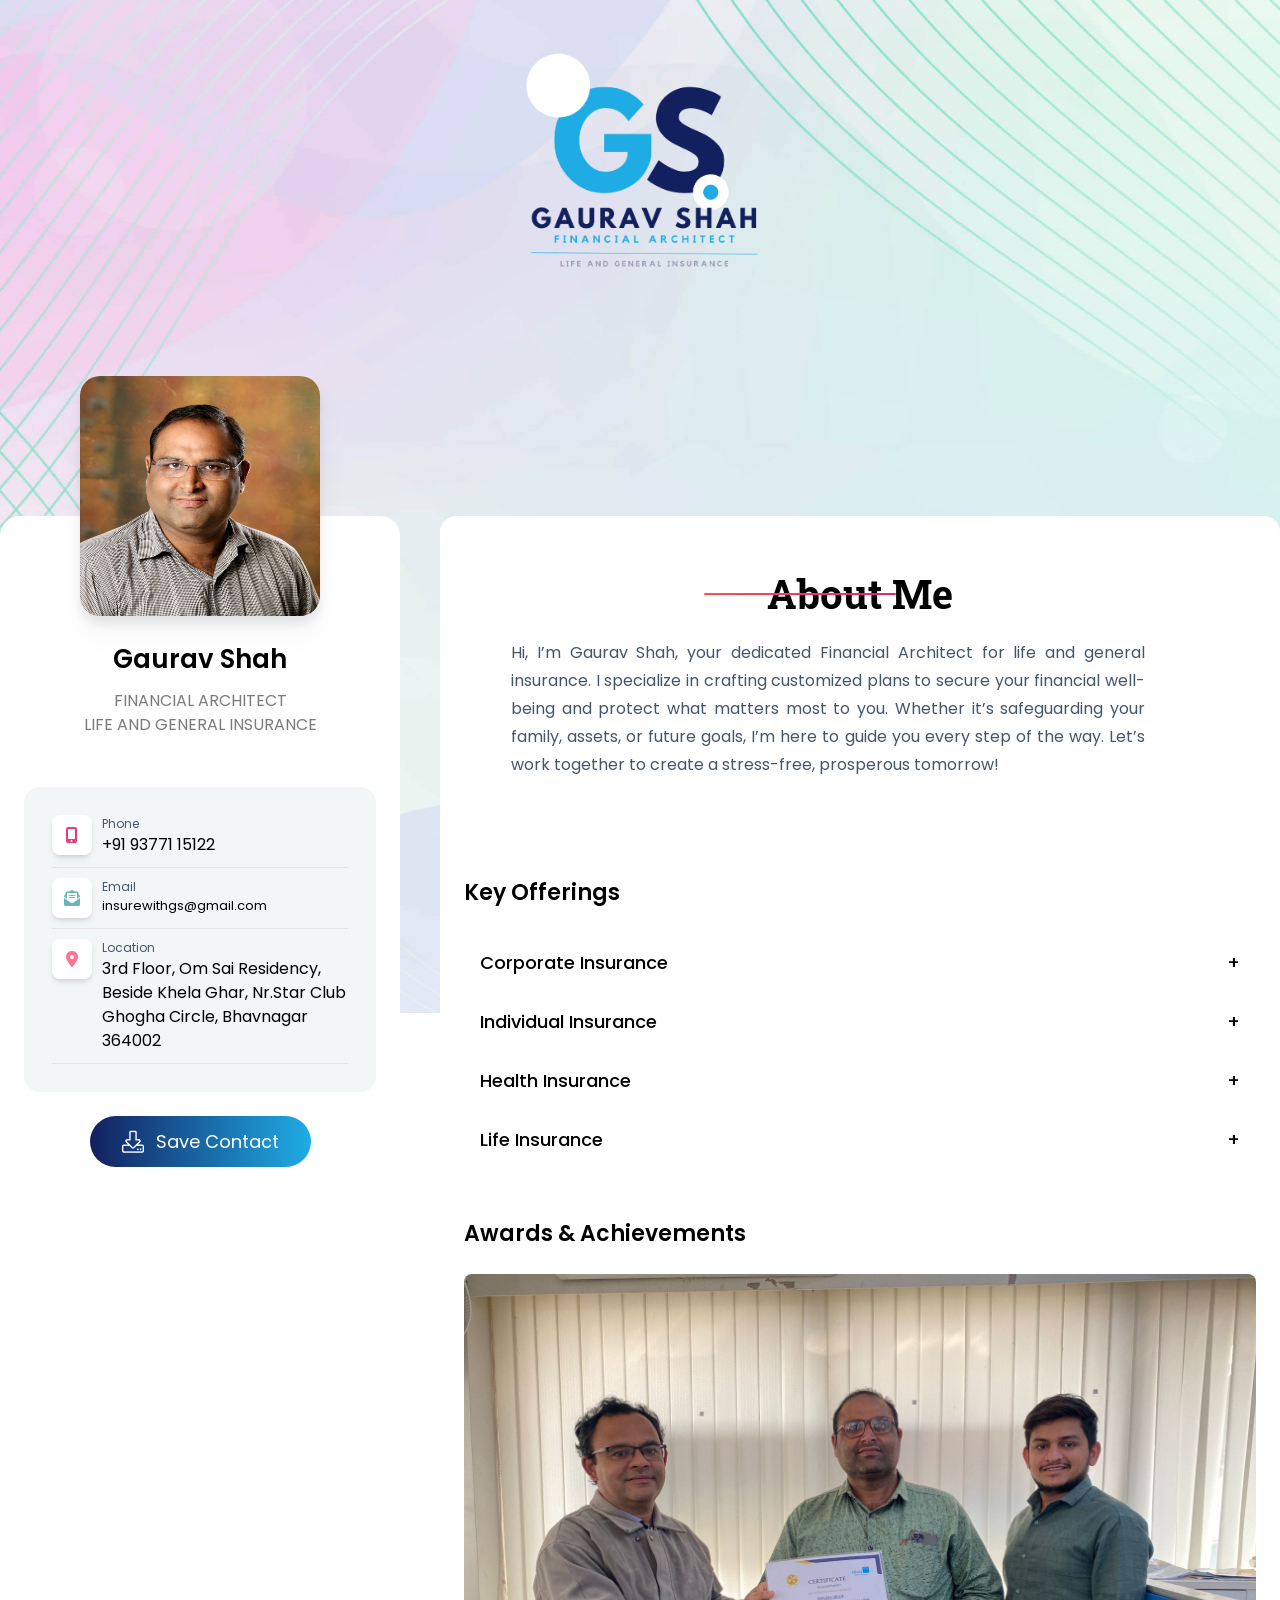
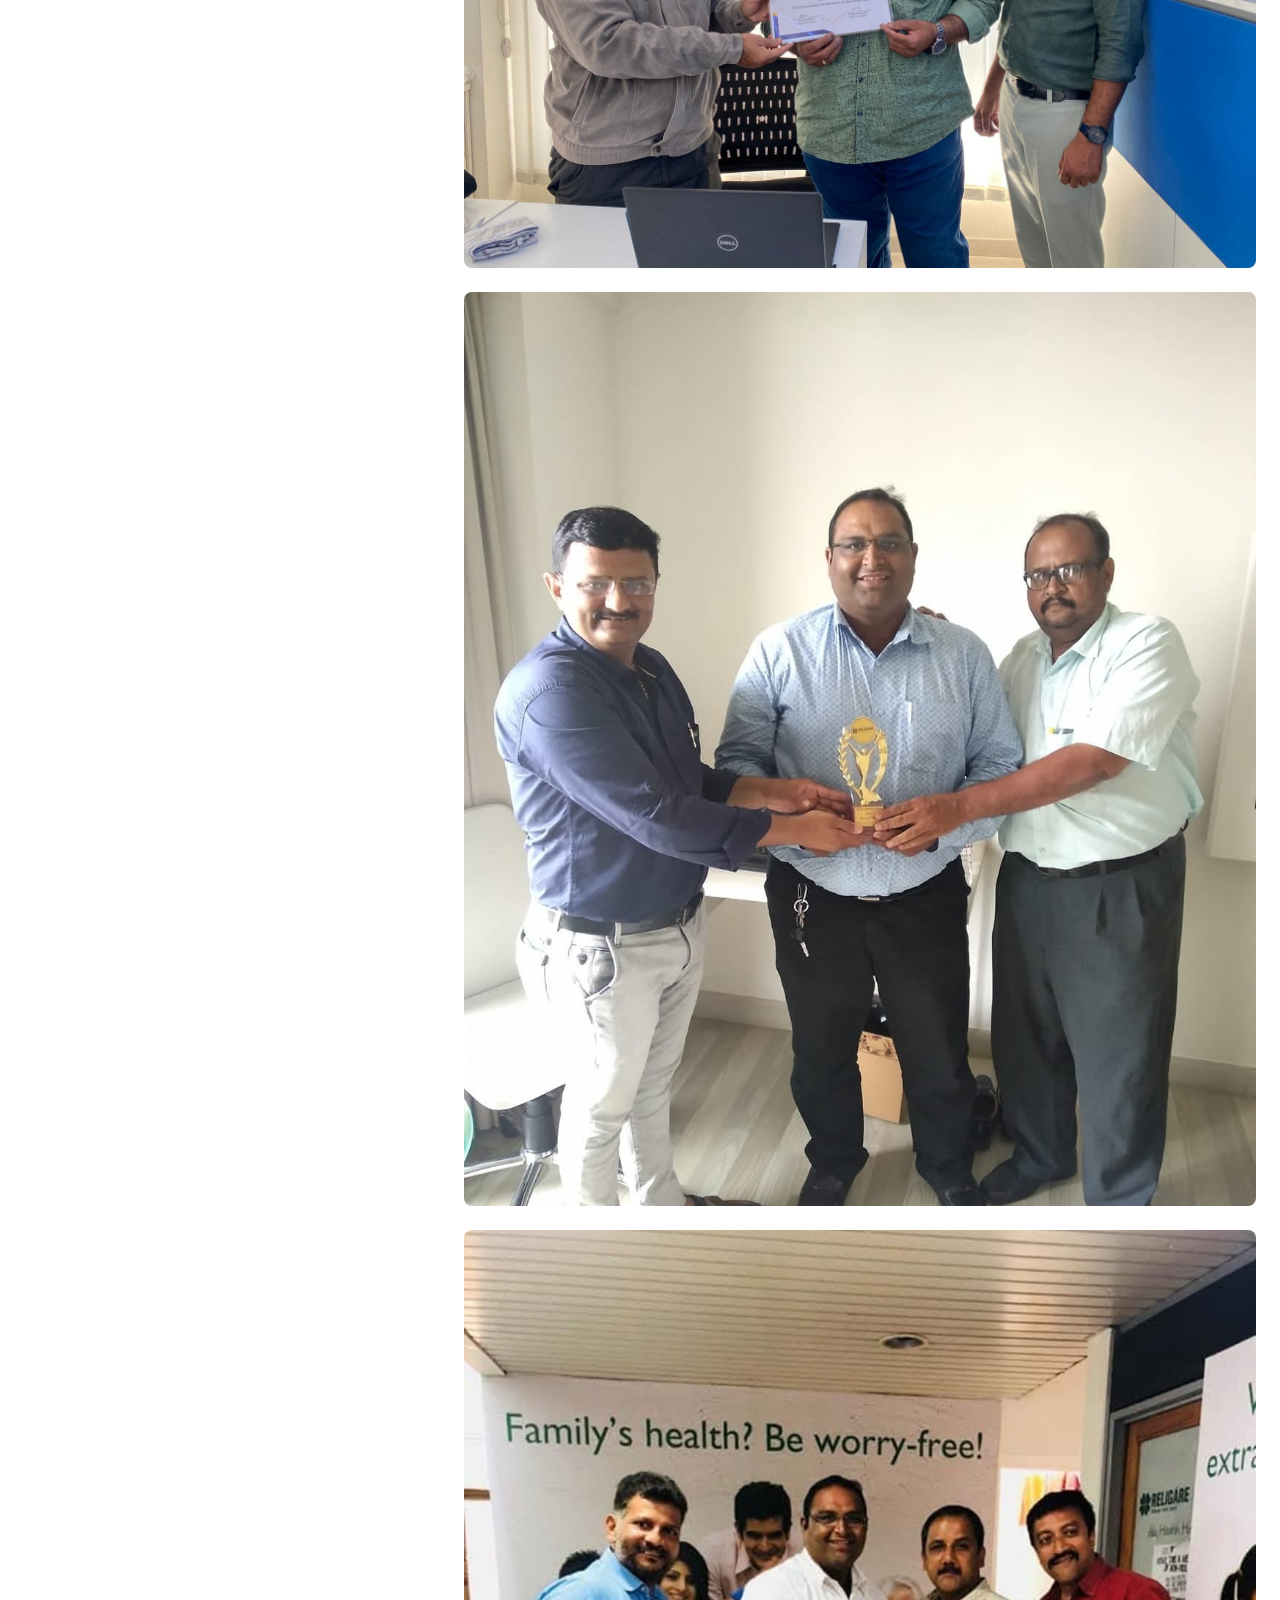
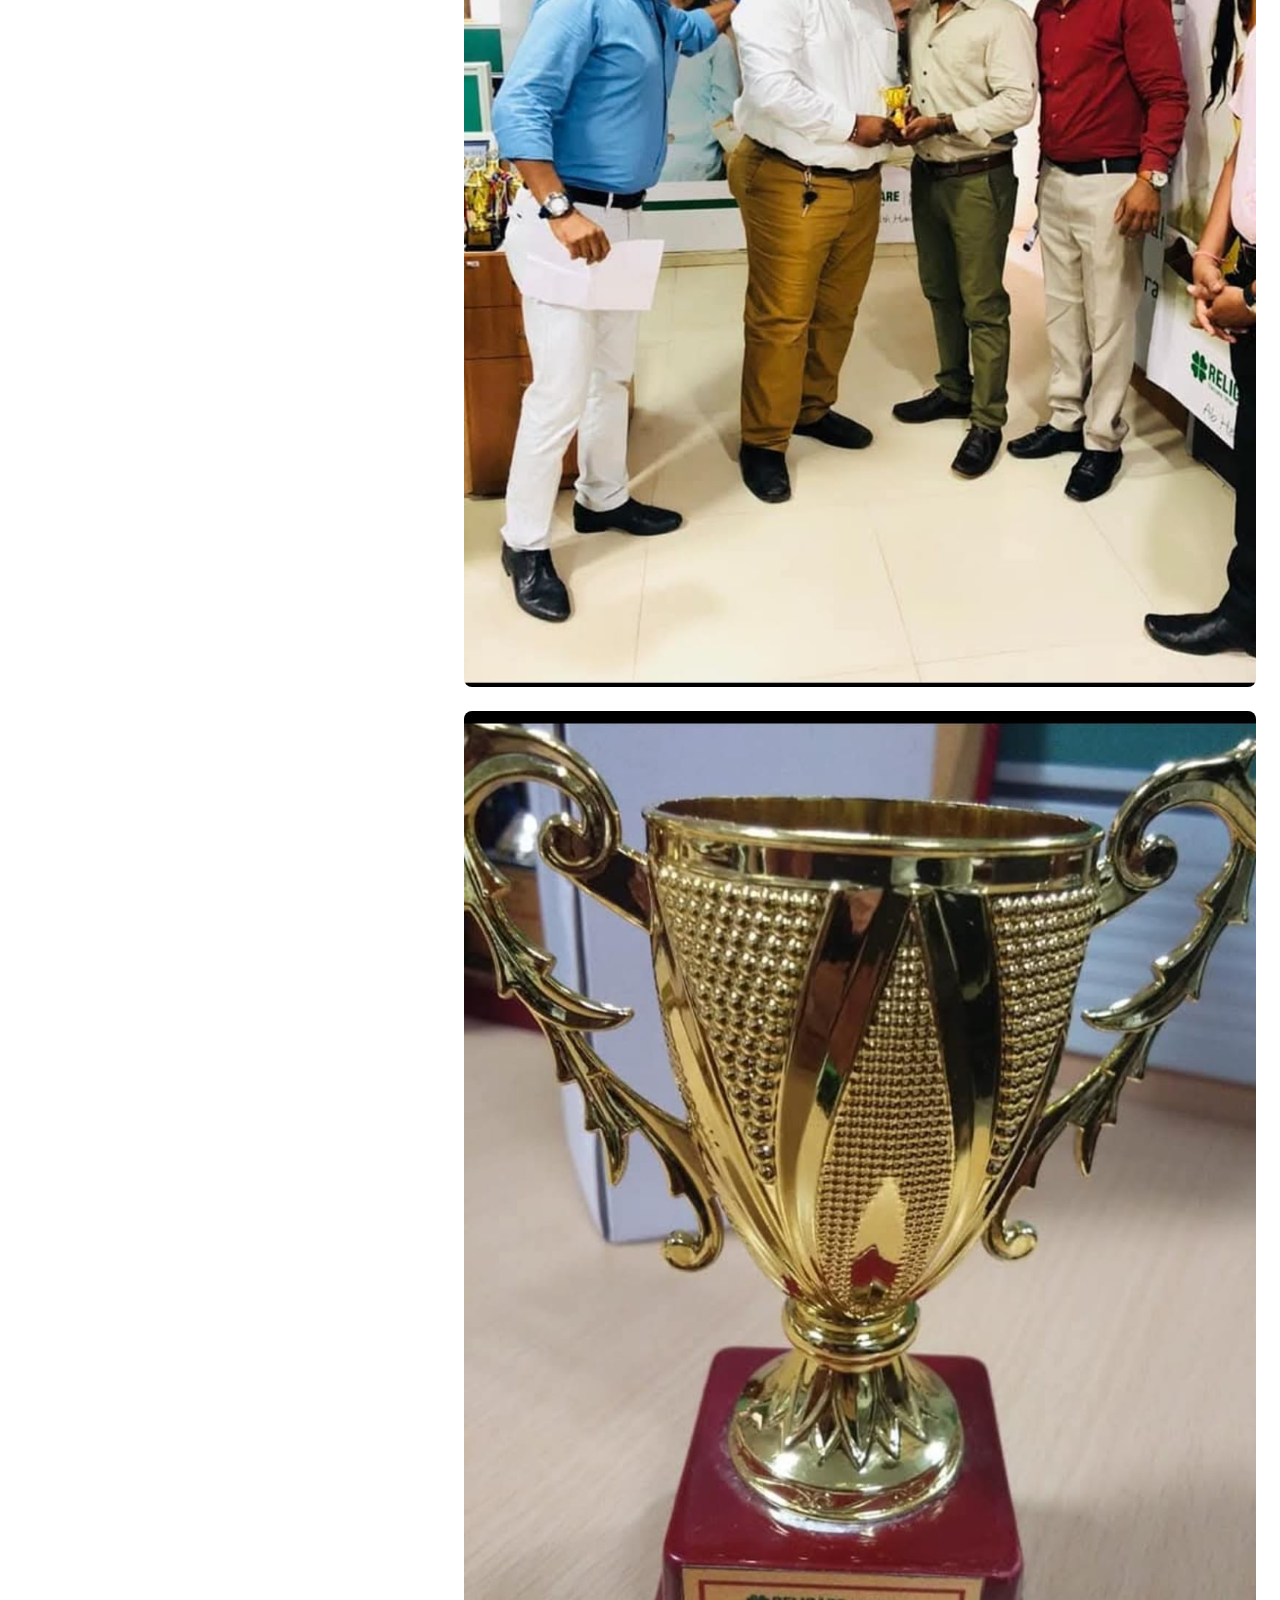
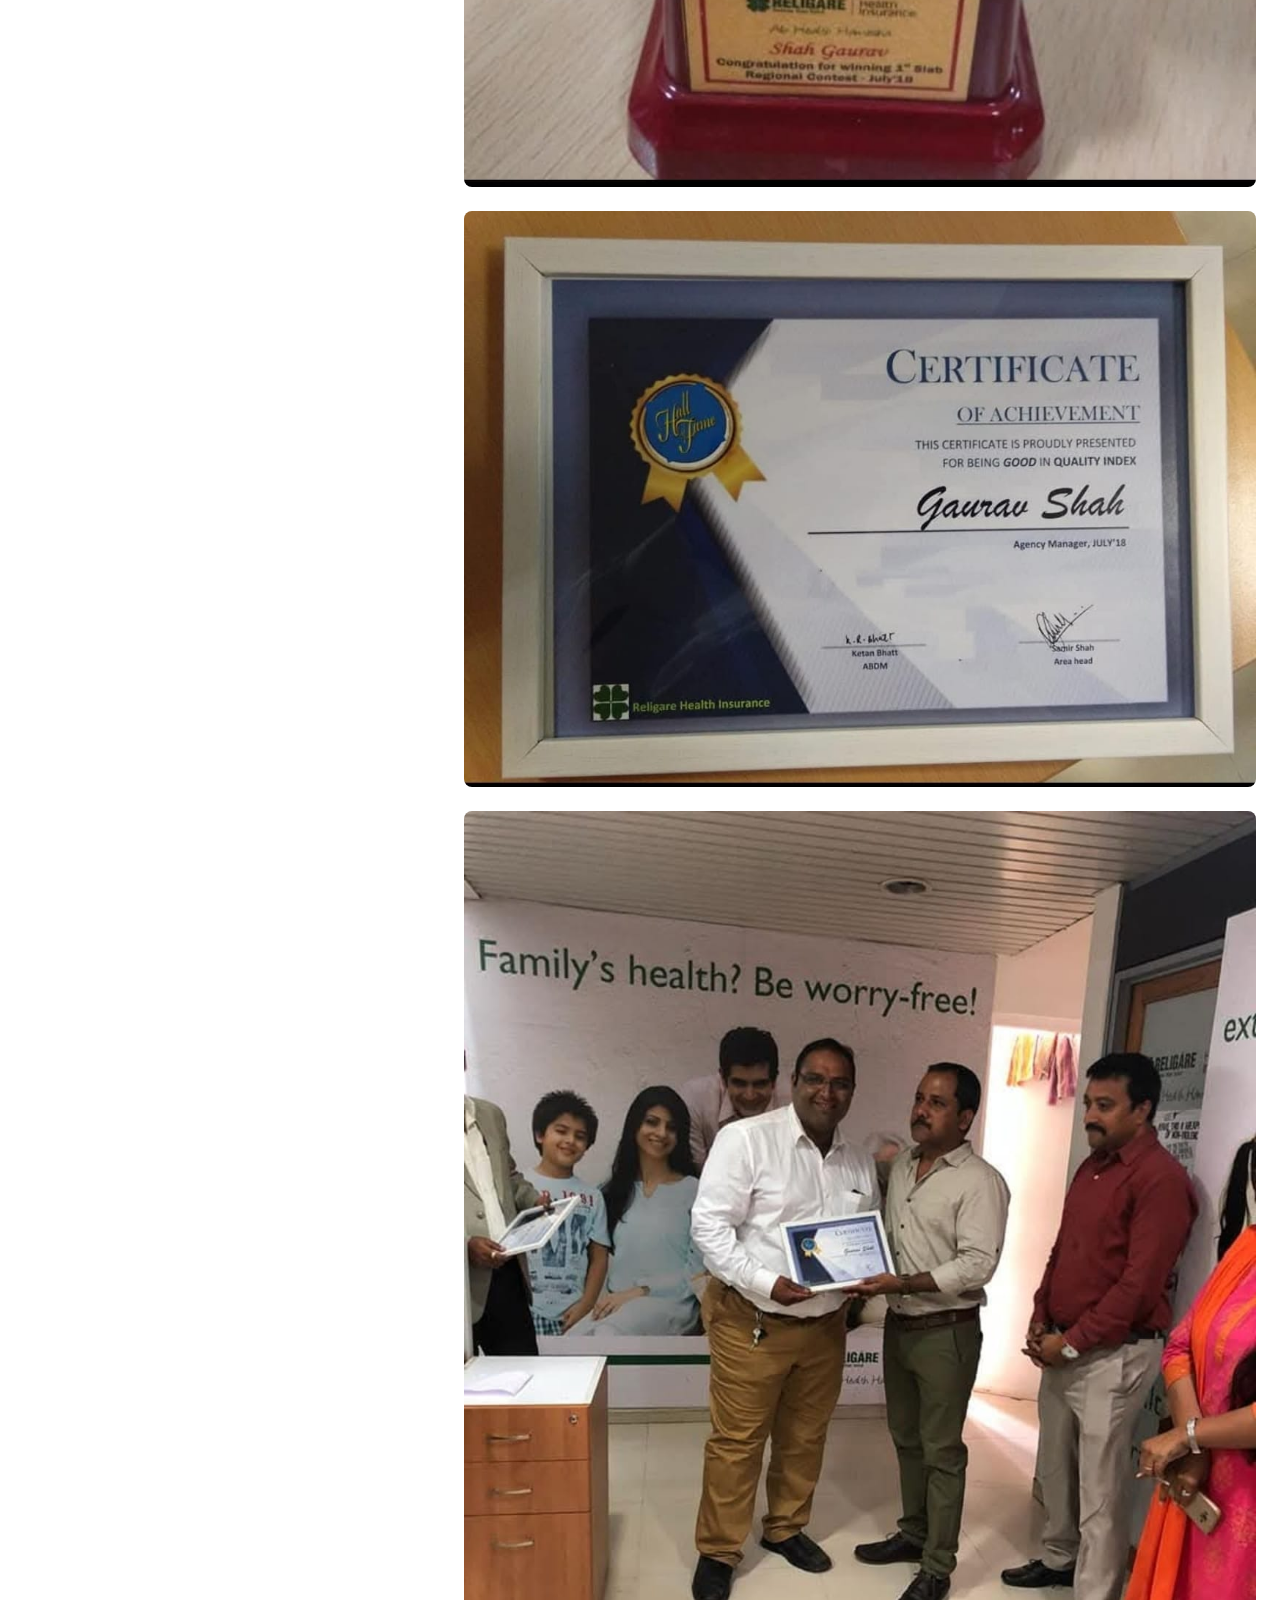
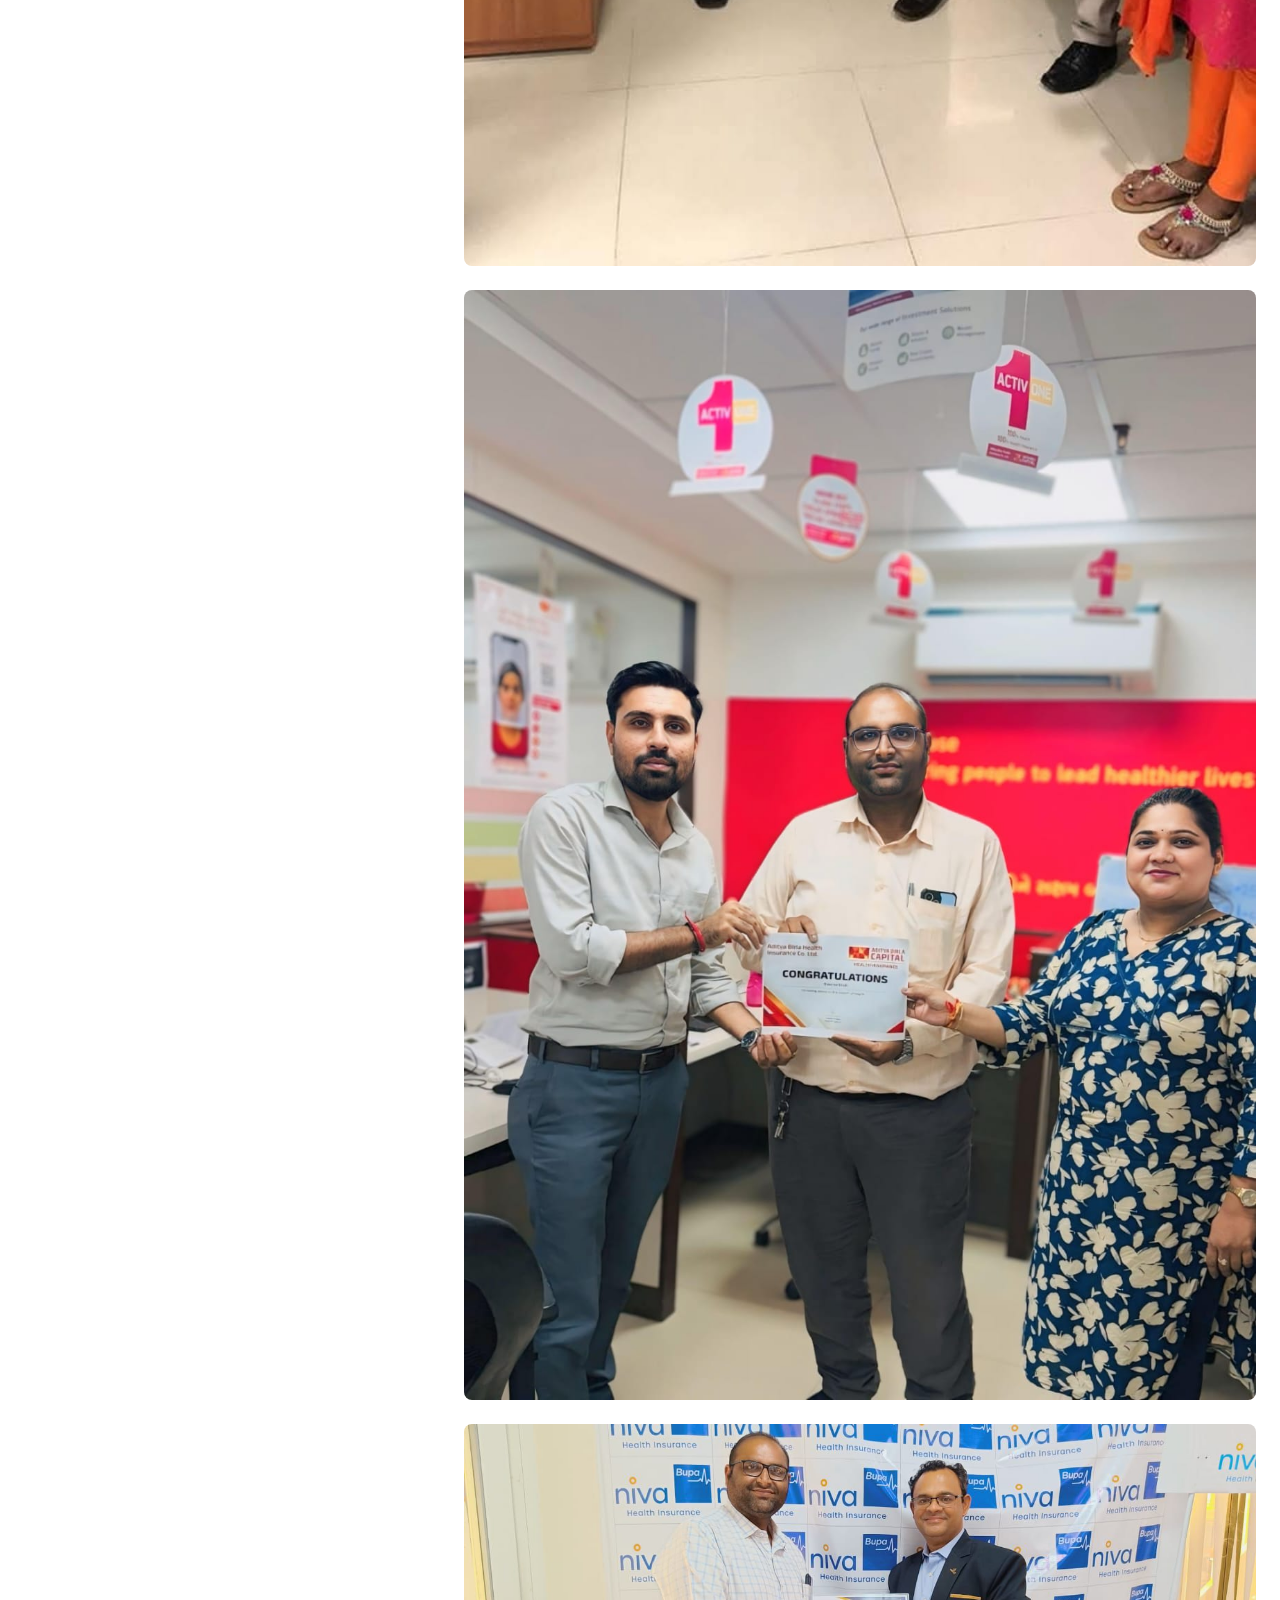
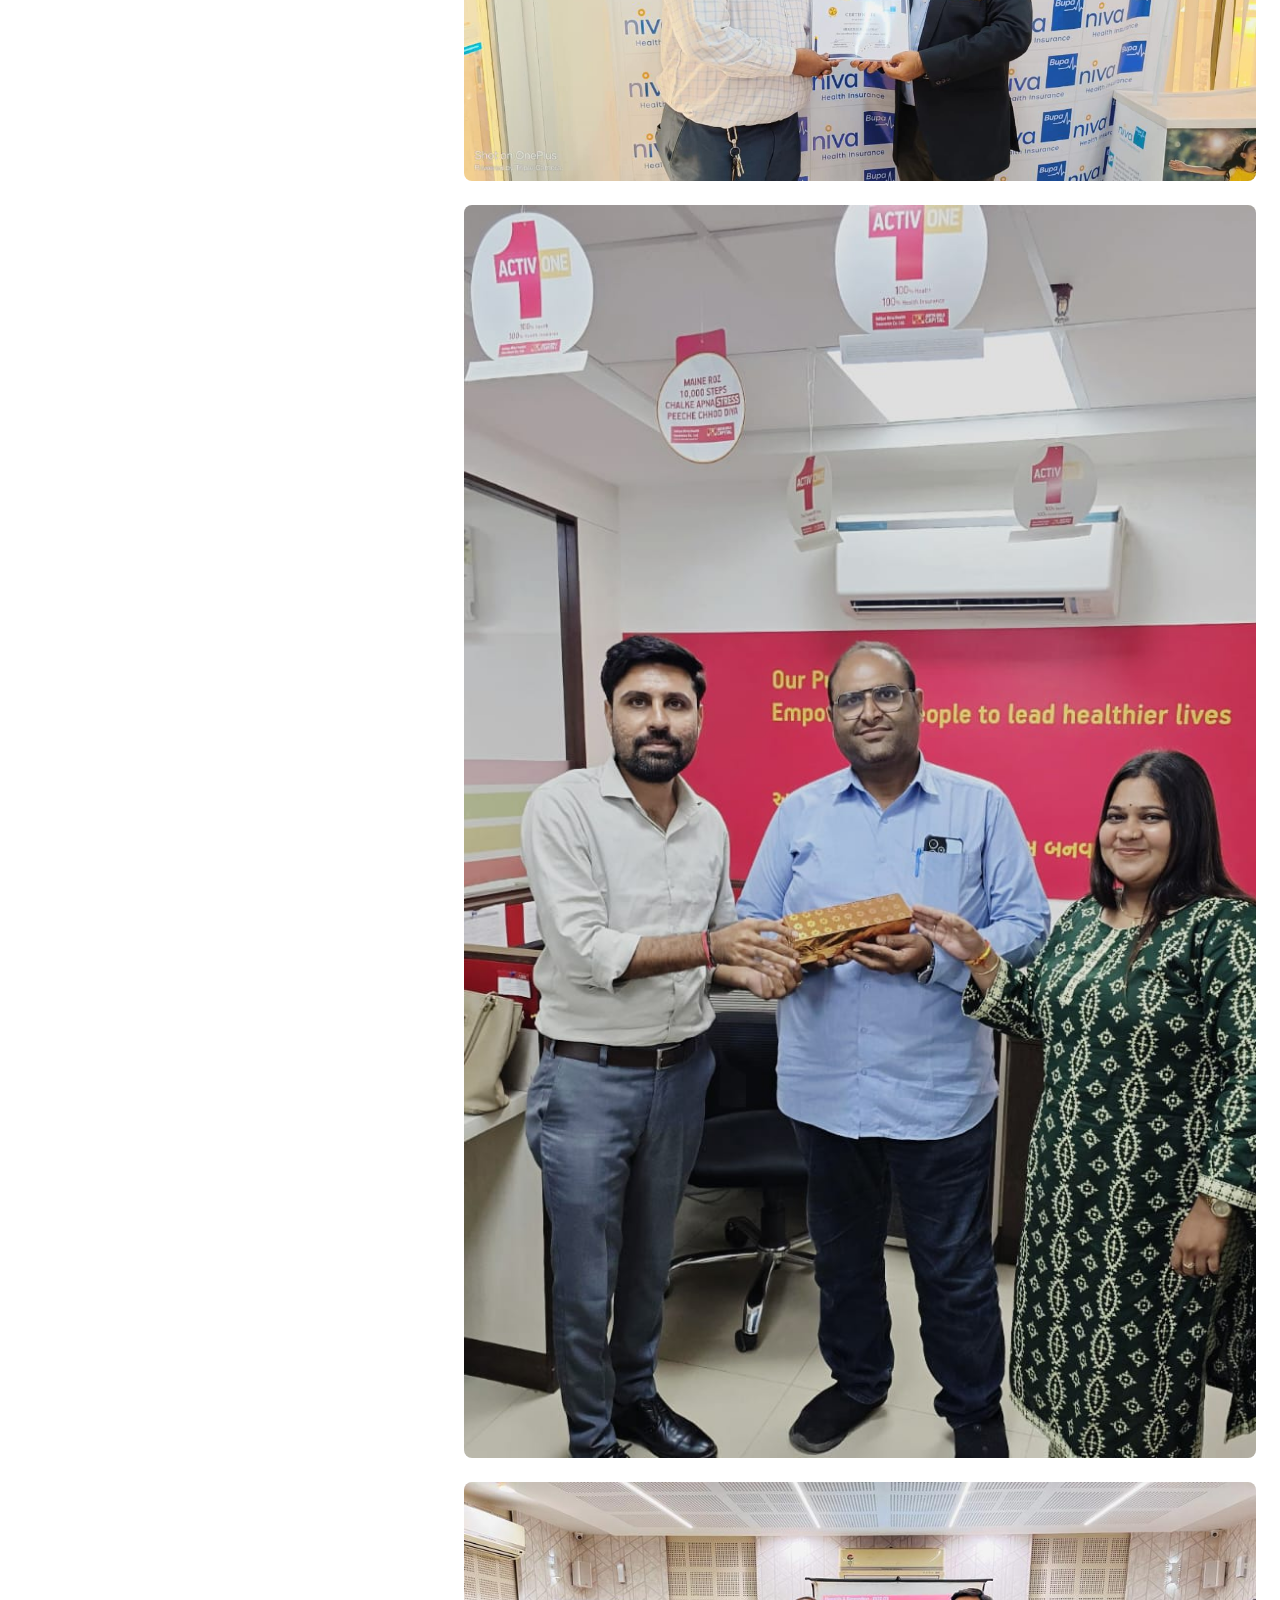
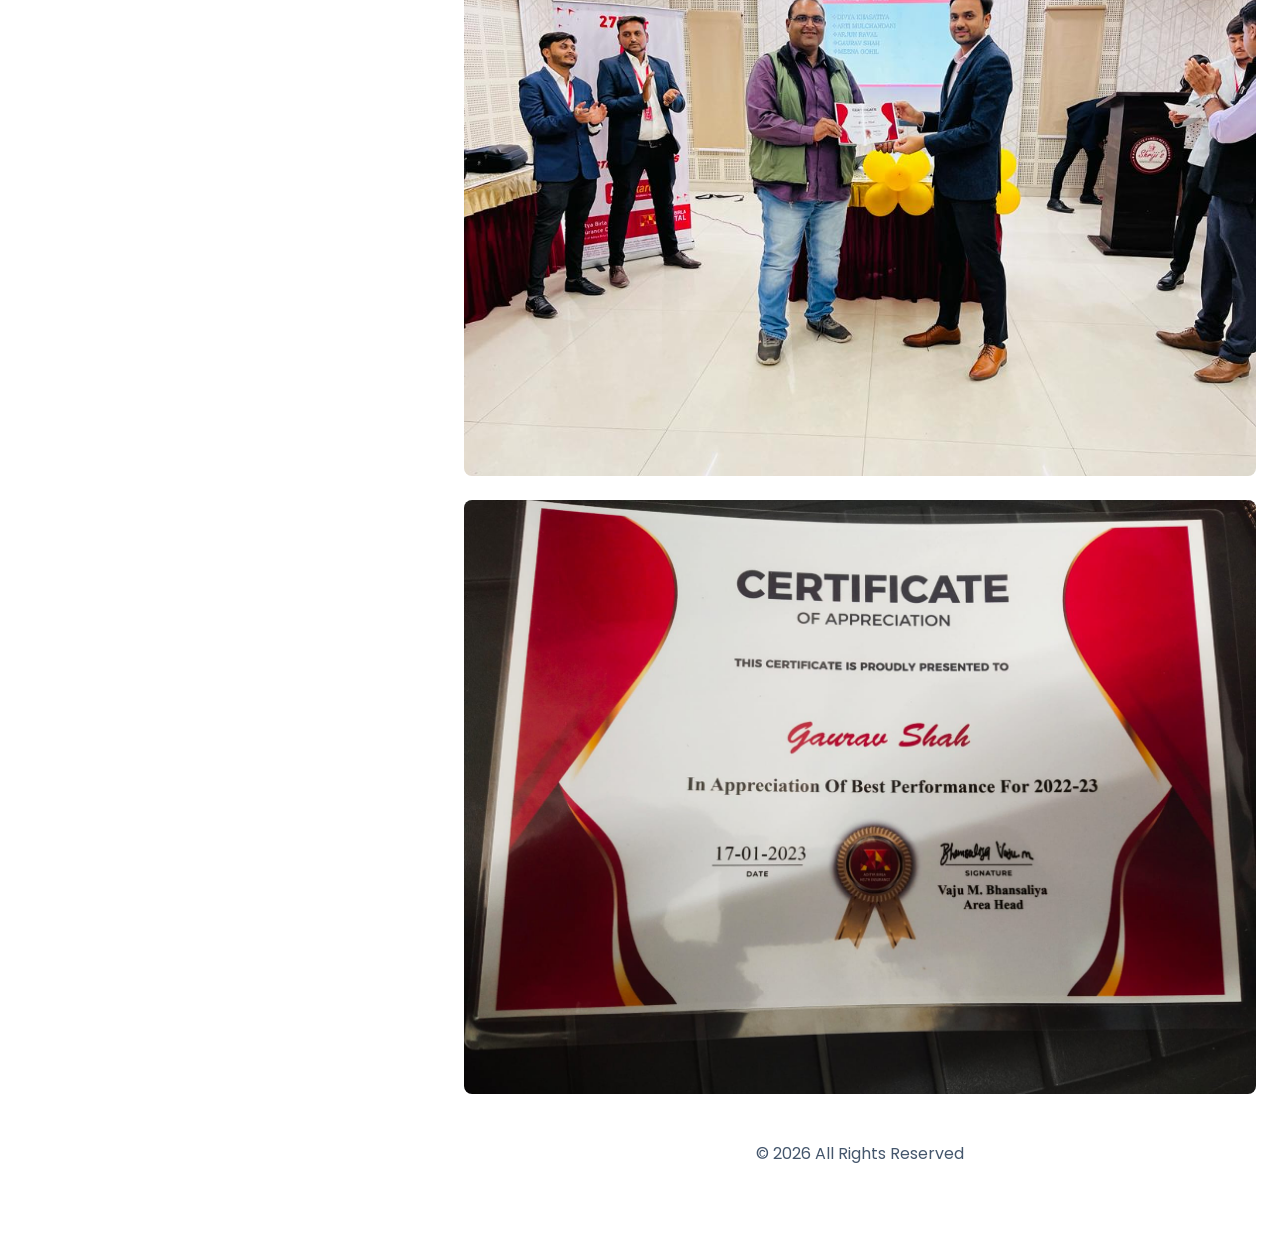
<file: index.html>
<!DOCTYPE html>
<html lang="en">

<head>
    <meta charset="UTF-8" />
    <meta http-equiv="X-UA-Compatible" content="IE=edge" />
    <meta name="viewport" content="width=device-width, initial-scale=1.0" />
    <link rel="shortcut icon" href="vcard/images/G.png" type="image/x-icon">
    <link rel="stylesheet" href="vcard/assets/fontaswesome/css/all.min.css" />
    <link rel="stylesheet" href="vcard/assets/fontaswesome/css/fontawesome.min.css" />
    <link rel="preconnect" href="https://fonts.googleapis.com/" />
    <link rel="preconnect" href="https://fonts.gstatic.com/" crossorigin />
    <link
        href="https://fonts.googleapis.com/css2?family=Poppins:ital,wght@0,200;0,300;0,400;0,500;0,600;0,700;1,400;1,500;1,600&amp;family=Roboto+Slab:wght@300;400;500;600;700&amp;display=swap"
        rel="stylesheet" />
    <link rel="stylesheet" type="text/css" href="vcard/css/vendor/slick.css" />
    <link rel="stylesheet" href="vcard/css/tailwind.css" />
    <link rel="stylesheet" href="vcard/css/custom.css" />
    <title>Gaurav Shah</title>

    <script>
        // On page load or when changing themes, best to add inline in `head` to avoid FOUC
        if (localStorage.getItem("color-theme") === "dark" || (!("color-theme" in localStorage) && window.matchMedia("(prefers-color-scheme: dark)").matches)) {
            document.documentElement.classList.remove("dark");
        } else {
            document.documentElement.classList.remove("dark");
        }
    </script>
</head>

<body data-theme="light">
    <div id="preloader">
        <div class="loader_line"></div>
    </div>

    <div class="bg-homeBg dark:bg-homeTwoBg-dark min-h-screen bg-no-repeat bg-center bg-cover bg-fixed md:pb-16 w-full">
        <div class="section-bg">
            <div class="w-full flex text-align-center px-4" style="justify-content: space-around;">
                <a href="index.html">
                    <img src="vcard/images/G.png" alt="logo" height="250px" width="250px" />
                </a>
                <!-- <div class="flex items-center">
                    <button id="theme-toggle" type="button" class="dark-light-btn">
                        <i id="theme-toggle-dark-icon" class="fa-solid text-xl fa-moon hidden"></i>
                        <i id="theme-toggle-light-icon" class="fa-solid fa-sun text-xl hidden"></i>
                    </button>
                    <button id="menu-toggle" type="button" class="menu-toggle-btn">
                        <i id="menu-toggle-open-icon" class="fa-solid fa-bars text-xl "></i>
                        <i id="menu-toggle-close-icon" class="fa-solid fa-xmark text-xl hidden  "></i>
                    </button>
                </div> -->
            </div>
        </div>

        <!-- mobile menu start -->
        <!-- <nav id="navbar" class="hidden lg:hidden">
            <ul
                class="block rounded-b-[20px] shadow-md absolute left-0 top-20 z-[22222222222222] w-full bg-white dark:bg-[#1d1d1d]">
                <li>
                    <a class="mobile-menu-items-active" href="aboutOne.html">
                        <span class="mr-2 text-xl">
                            <i class="fa-regular fa-user"></i>
                        </span>About </a>
                </li>
                <li>
                    <a class="mobile-menu-items" href="resumeOne.html">
                        <span class="mr-2 text-xl">
                            <i class="fa-regular fa-file-lines"></i>
                        </span>Resume </a>
                </li>
                <li>
                    <a class="mobile-menu-items" href="portfiloOne.html">
                        <span class="mr-2 text-xl">
                            <i class="fas fa-briefcase"></i>
                        </span>Works </a>
                </li>
                <li>
                    <a class="mobile-menu-items" href="blogOne.html">
                        <span class="mr-2 text-xl">
                            <i class="fa-brands fa-blogger"></i>
                        </span>Blogs </a>
                </li>
                <li>
                    <a class="mobile-menu-items" href="contactOne.html">
                        <span class="mr-2 text-xl">
                            <i class="fa-solid fa-address-book"></i>
                        </span> Contact </a>
                </li>
            </ul>
        </nav> -->

        <div class="container grid grid-cols-12 md:gap-10 justify-between lg:mt-[220px]">
            <div class="col-span-12 lg:col-span-4 hidden lg:block h-screen sticky top-44">
                <div
                    class="w-full mb-6 lg:mb-0 mx-auto relative bg-white text-center dark:bg-[#111111] px-6 rounded-[20px] mt-[180px] md:mt-[220px] lg:mt-0">
                    <img src="vcard/images/Gaurav.jpeg"
                        class="w-[240px] absolute left-[50%] transform -translate-x-[50%] h-[240px] drop-shadow-xl mx-auto rounded-[20px] -mt-[140px]"
                        alt="about" />
                    <div class="pt-[100px] pb-8">
                        <h2 class="mt-6 mb-1 text-[26px] font-semibold dark:text-white"> Gaurav Shah </h2>
                        <h3
                            class="mb-4 text-[#7B7B7B] inline-block dark:bg-[#1D1D1D] px-5 py-1.5 rounded-lg dark:text-[#A6A6A6]">
                            FINANCIAL ARCHITECT<br />LIFE AND GENERAL INSURANCE </h3>
                        <!-- <div class="flex justify-center space-x-3">
                            <a href="https://www.facebook.com/" target="_blank" rel="noopener noreferrer">
                                <span class="socialbtn text-[#1773EA]">
                                    <i class="fa-brands fa-facebook-f"></i>
                                </span>
                            </a>
                            <a href="https://twitter.com/" target="_blank" rel="noopener noreferrer">
                                <span class="socialbtn text-[#1C9CEA]">
                                    <i class="fa-brands fa-twitter"></i>
                                </span>
                            </a>
                            <a href="https://dribbble.com/" target="_blank" rel="noopener noreferrer">
                                <span class="socialbtn text-[#e14a84]">
                                    <i class="fa-brands fa-dribbble"></i>
                                </span>
                            </a>
                            <a href="https://www.linkedin.com/" target="_blank" rel="noopener noreferrer">
                                <span class="socialbtn text-[#0072b1]">
                                    <i class="fa-brands fa-linkedin-in"></i>
                                </span>
                            </a>
                        </div> -->
                        <!-- personal infomation start -->
                        <div class="p-7 rounded-2xl mt-7 bg-[#F3F6F6] dark:bg-[#1D1D1D]">
                            <div class="flex border-b border-[#E3E3E3] dark:border-[#3D3A3A] pb-2.5">
                                <span class="socialbtn bg-white dark:bg-black text-[#E93B81] shadow-md">
                                    <i class="fa-solid fa-mobile-screen-button"></i>
                                </span>
                                <div class="text-left ml-2.5">
                                    <p class="text-xs text-[#44566C] dark:text-[#A6A6A6]"> Phone </p>
                                    <p class="dark:text-white"><a href="tel:+919377115122">+91 93771 15122</a></p>
                                </div>
                            </div>
                            <div class="flex border-b border-[#E3E3E3] dark:border-[#3D3A3A] py-2.5">
                                <span class="socialbtn bg-white dark:bg-black text-[#6AB5B9] shadow-md">
                                    <i class="fa-solid fa-envelope-open-text"></i>
                                </span>
                                <div class="text-left ml-2.5">
                                    <p class="text-xs text-[#44566C] dark:text-[#A6A6A6]"> Email </p>
                                    <p class="dark:text-white" style="font-size: small;"><a
                                            href="mailto:insurewithgs@gmail.com">insurewithgs@gmail.com</a></p>
                                </div>
                            </div>
                            <div class="flex border-b border-[#E3E3E3] dark:border-[#3D3A3A] py-2.5">
                                <span class="socialbtn bg-white dark:bg-black text-[#FD7590] shadow-md px-4">
                                    <i class="fa-solid fa-location-dot"></i>
                                </span>
                                <div class="text-left ml-2.5">
                                    <p class="text-xs text-[#44566C] dark:text-[#A6A6A6]"> Location </p>
                                    <p class="dark:text-white">3rd Floor, Om Sai Residency, Beside Khela Ghar, Nr.Star
                                        Club Ghogha Circle, Bhavnagar 364002</p>
                                </div>
                            </div>
                            <!-- <div class="flex py-2.5">
                                <span class="socialbtn bg-white dark:bg-black text-[#C17CEB] shadow-md">
                                    <i class="fa-solid fa-calendar-days"></i>
                                </span>
                                <div class="text-left ml-2.5">
                                    <p class="text-xs text-[#44566C] dark:text-[#A6A6A6]"> Birthday </p>
                                    <p class="dark:text-white">May 27, 1990</p>
                                </div>
                            </div> -->
                        </div>
                        <!-- personal infomation end-->
                        <!-- dowanload button -->
                        <button class="dowanload-btn" onclick="window.open('./vcard/GauravShah.vcf')">
                            <img class="mr-3" src="vcard/images/icons/dowanload.png" alt="icon" /> Save Contact
                        </button>
                    </div>
                </div>
            </div>
            <div class="col-span-12 lg:col-span-8">
                <!-- header for mobile devices start -->
                <!-- <header
                    class="lg:w-[560px] h-[144px] hidden lg:block p-[30px] ml-auto mb-10 rounded-[16px] bg-white dark:bg-[#111111]">
                    <nav class="hidden lg:block">
                        <ul class="flex">
                            <li> <a class="menu-active" href="aboutOne.html">
                                    <span class="text-xl mb-1">
                                        <i class="fa-regular fa-user"></i>
                                    </span> About </a></li>
                            <li> <a class="menu-item" href="resumeOne.html">
                                    <span class="text-xl mb-1">
                                        <i class="fa-regular fa-file-lines"></i>
                                    </span> Resume </a></li>
                            <li> <a class="menu-item" href="portfiloOne.html">
                                    <span class="text-xl mb-1">
                                        <i class="fas fa-briefcase"></i>
                                    </span> Works </a></li>
                            <li><a class="menu-item" href="blogOne.html">
                                    <span class="text-xl mb-1">
                                        <i class="fa-brands fa-blogger"></i>
                                    </span> Blogs </a></li>
                            <li> <a class="menu-item" href="contactOne.html">
                                    <span class="text-xl mb-1">
                                        <i class="fa-solid fa-address-book"></i>
                                    </span> Contact </a></li>
                        </ul>
                    </nav>
                </header> -->
                <!-- header for mobile devices end -->

                <!-- about me section start -->
                <div>
                    <div class="lg:rounded-2xl bg-white dark:bg-[#111111]">
                        <div class="pt-12 md:py-12 px-2 sm:px-5 md:px-10 lg:px-14">
                            <!-- about page title -->
                            <h2 class="after-effect after:left-52" style="width: 100%; text-align: center;">About Me</h2>
                            <!-- personal info for mobile devices start -->
                            <div class="lg:hidden">
                                <div
                                    class="w-full mb-6 lg:mb-0 mx-auto relative bg-white text-center dark:bg-[#111111] px-6 rounded-[20px] mt-[180px] md:mt-[220px] lg:mt-0">
                                    <!-- profile image  -->
                                    <img src="vcard/images/Gaurav.jpeg"
                                        class="w-[240px] absolute left-[50%] transform -translate-x-[50%] h-[240px] drop-shadow-xl mx-auto rounded-[20px] -mt-[140px]"
                                        alt="about" />
                                    <div class="pt-[100px] pb-8">
                                        <h2 class="mt-6 mb-1 text-[26px] font-semibold dark:text-white">Gaurav Shah
                                        </h2>
                                        <h3
                                            class="mb-4 text-[#7B7B7B] inline-block dark:bg-[#1D1D1D] px-5 py-1.5 rounded-lg dark:text-[#A6A6A6]">
                                            FINANCIAL ARCHITECT<br />LIFE AND GENERAL INSURANCE</h3>


                                        <div class="flex justify-center space-x-3">
                                            <!-- <a href="https://wa.me/message/F6OW3VBSP5NPJ1" target="_blank" rel="noopener noreferrer">
                                                    <span class="socialbtn" style="color: #00BD07!important;">
                                                        <i class="fa-brands fa-whatsapp"></i>
                                                    </span>
                                                </a> -->
                                            <a href="https://wa.me/919377115122" target="_blank"
                                                rel="noopener noreferrer">
                                                <span class="socialbtn" style="color: green!important;">
                                                    <i class="fa-brands fa-whatsapp"></i>
                                                </span>
                                            </a>
                                            <!-- <a href="https://dribbble.com/" target="_blank" rel="noopener noreferrer">
                                                    <span class="socialbtn text-[#e14a84]">
                                                        <i class="fa-brands fa-dribbble"></i>
                                                    </span>
                                                </a> -->
                                            <!-- <a href="https://www.linkedin.com/in/jayshah-nmtpl/" target="_blank" rel="noopener noreferrer">
                                                    <span class="socialbtn text-[#0072b1]">
                                                        <i class="fa-brands fa-linkedin-in"></i>
                                                    </span>
                                                </a> -->
                                        </div>
                                        <!-- personal info start -->
                                        <div class="p-3 rounded-2xl mt-7 bg-[#F3F6F6] dark:bg-[#1D1D1D]">
                                            <div class="flex border-b border-[#E3E3E3] dark:border-[#3D3A3A] pb-2.5">
                                                <span class="socialbtn bg-white dark:bg-black text-[#E93B81] shadow-md">
                                                    <i class="fa-solid fa-mobile-screen-button"></i>
                                                </span>
                                                <div class="text-left ml-2.5">
                                                    <p class="text-xs text-[#44566C] dark:text-[#A6A6A6]"> Phone </p>
                                                    <p class="dark:text-white"><a href="tel:+919377115122">+91 93771
                                                            15122</a></p>
                                                </div>
                                            </div>

                                            <div class="flex border-b border-[#E3E3E3] dark:border-[#3D3A3A] py-2.5">
                                                <span class="socialbtn bg-white dark:bg-black text-[#6AB5B9] shadow-md">
                                                    <i class="fa-solid fa-envelope-open-text"></i>
                                                </span>
                                                <div class="text-left ml-2.5">
                                                    <p class="text-xs text-[#44566C] dark:text-[#A6A6A6]"> Email </p>
                                                    <p class="dark:text-white"><a
                                                            href="mailto:insurewithgs@gmail.com">insurewithgs@gmail.com</a>
                                                    </p>
                                                </div>
                                            </div>

                                            <div class="flex border-b border-[#E3E3E3] dark:border-[#3D3A3A] py-2.5">
                                                <span
                                                    class="socialbtn bg-white dark:bg-black text-[#FD7590] shadow-md px-4">
                                                    <i class="fa-solid fa-location-dot"></i>
                                                </span>
                                                <div class="text-left ml-2.5">
                                                    <p class="text-xs text-[#44566C] dark:text-[#A6A6A6]"> Location </p>
                                                    <p class="dark:text-white">3rd Floor, Om Sai Residency, Beside Khela
                                                        Ghar, Nr.Star Club Ghogha Circle, Bhavnagar 364002</p>
                                                </div>
                                            </div>


                                        </div>
                                        <!-- personal info end -->

                                        <!-- dowanload button -->
                                        <button class="dowanload-btn" onclick="window.open('./vcard/GauravShah.vcf')">
                                            <img class="mr-3" src="vcard/images/icons/dowanload.png" alt="icon" /> Save
                                            Contact
                                        </button>
                                    </div>
                                </div>
                            </div>
                            <!-- personal info for mobile devices end -->

                            <div class="lg:grid grid-cols-12 md:gap-10 pt-4 sm:px-5 md:pt-[30px] items-center"
                                style="text-align: justify; padding: 15px;">
                                <div class="col-span-12 space-y-2.5">
                                    <div class="lg:mr-16">
                                        <p class="text-[#44566c] dark:text-color-910 leading-7"> Hi, I’m Gaurav Shah,
                                            your dedicated Financial Architect for life and general insurance. I
                                            specialize in crafting customized plans to secure your financial well-being
                                            and protect what matters most to you. Whether it’s safeguarding your family,
                                            assets, or future goals, I’m here to guide you every step of the way. Let’s
                                            work together to create a stress-free, prosperous tomorrow!
                                        </p>
                                        <!-- <h2 class="mt-6 mb-1 text-[26px] font-semibold dark:text-white">Key Offerings
                                        </h2>
                                        <p class="text-[#44566c] leading-7 mt-2.5 dark:text-color-910">
                                            • Health Insurance <br>
                                            • Personal Accident Insurance <br>
                                            • Overseas Travel Insurance <br>
                                            • Car Insurance <br>
                                            • Two-Wheeler Insurance <br>
                                            • Shop Insurance <br>
                                            • WC Plan <br>
                                            • Marine Insurance <br>
                                            • House Insurance <br>
                                            • Fire Insurance <br>
                                            • Term Plan <br>
                                            • Child Plan <br>
                                            • Pension Plan <br>
                                            • Commercial Vehicle Insurance </p> -->
                                    </div>
                                    <div></div>
                                </div>
                            </div>

                        </div>

                       <!-- Services Accordion -->
<div class="bg-white dark:bg-[#111111] rounded-2xl mt-10 p-6">
    <h2 class="text-2xl font-semibold dark:text-white mb-6">Key Offerings</h2>
    <div class="space-y-4">

        <!-- Corporate Insurance -->
        <div class="border border-gray-200 dark:border-gray-700 rounded-lg">
            <button class="w-full flex justify-between items-center p-4 text-left text-lg font-medium dark:text-white"
                onclick="toggleAccordion(this)">
                Corporate Insurance
                <span class="accordion-icon">+</span>
            </button>
            <div class="hidden px-4 pb-4 text-gray-600 dark:text-gray-300">
                <ul class="list-disc pl-6 space-y-2 mt-3">
                    <li>Marine Insurance</li>
                    <li>Fire Insurance</li>
                    <li>Workmen’s Compensation</li>
                    <li>Burglary Insurance</li>
                    <li>Package Insurance</li>
                    <li>Engineering Insurance</li>
                    <li>Liability Insurance</li>
                    <li>Group Health Insurance</li>
                    <li>Group PA Insurance</li>
                    <li>Group Travel Insurance</li>
                    <li>Trade Credit Insurance</li>
                    <li>Mega Risk Insurance</li>
                </ul>
            </div>
        </div>

        <!-- Individual Insurance -->
        <div class="border border-gray-200 dark:border-gray-700 rounded-lg">
            <button class="w-full flex justify-between items-center p-4 text-left text-lg font-medium dark:text-white"
                onclick="toggleAccordion(this)">
                Individual Insurance
                <span class="accordion-icon">+</span>
            </button>
            <div class="hidden px-4 pb-4 text-gray-600 dark:text-gray-300">
                <ul class="list-disc pl-6 space-y-2 mt-3">
                    <li>Car Insurance</li>
                    <li>Two Wheeler Insurance</li>
                    <li>Commercial Vehicle</li>
                    <li>Personal Accident Insurance</li>
                    <li>Property Insurance</li>
                    <li>Cyber Fraud Insurance</li>
                    <li>Travel Insurance</li>
                </ul>
            </div>
        </div>

        <!-- Health Insurance -->
        <div class="border border-gray-200 dark:border-gray-700 rounded-lg">
            <button class="w-full flex justify-between items-center p-4 text-left text-lg font-medium dark:text-white"
                onclick="toggleAccordion(this)">
                Health Insurance
                <span class="accordion-icon">+</span>
            </button>
            <div class="hidden px-4 pb-4 text-gray-600 dark:text-gray-300">
                <ul class="list-disc pl-6 space-y-2 mt-3">
                    <li>Individual Mediclaim</li>
                    <li>Top-up Mediclaim</li>
                    <li>Senior Citizen Mediclaim</li>
                    <li>Global Healthcare</li>
                    <li>Family Floater</li>
                    <li>Critical Illness Mediclaim</li>
                </ul>
            </div>
        </div>

        <!-- Life Insurance -->
        <div class="border border-gray-200 dark:border-gray-700 rounded-lg">
            <button class="w-full flex justify-between items-center p-4 text-left text-lg font-medium dark:text-white"
                onclick="toggleAccordion(this)">
                Life Insurance
                <span class="accordion-icon">+</span>
            </button>
            <div class="hidden px-4 pb-4 text-gray-600 dark:text-gray-300">
                <ul class="list-disc pl-6 space-y-2 mt-3">
                    <li>Term Life Insurance</li>
                    <li>Saving Life Insurance</li>
                    <li>Child Life Insurance</li>
                    <li>Guaranteed Income</li>
                    <li>Moneyback Plan</li>
                    <li>Unit Linked Plan</li>
                    <li>Business Insurance</li>
                    <li>Pension Plan</li>
                    <li>Group Term Life</li>
                </ul>
            </div>
        </div>

    </div>
</div>

<script>
    function toggleAccordion(button) {
        const content = button.nextElementSibling;
        const icon = button.querySelector(".accordion-icon");
        if (content.classList.contains("hidden")) {
            content.classList.remove("hidden");
            icon.textContent = "-";
        } else {
            content.classList.add("hidden");
            icon.textContent = "+";
        }
    }
</script>



                        <!-- Gallery Section -->
                        <div class="bg-white dark:bg-[#111111] rounded-2xl mt-10 p-6">
                            <h2 class="text-2xl font-semibold dark:text-white mb-6">Awards & Achievements</h2>
                            <div class="grid grid-cols-2 sm:grid-cols-3 md:grid-cols-4 gap-6">
                                <img src="vcard/images/gallery/gallery1.jpeg" alt="Gallery Image"
                                    class="rounded-lg shadow-lg hover:scale-105 transition-transform duration-300">
                                <img src="vcard/images/gallery/gallery2.jpeg" alt="Gallery Image"
                                    class="rounded-lg shadow-lg hover:scale-105 transition-transform duration-300">
                                <img src="vcard/images/gallery/gallery3.jpeg" alt="Gallery Image"
                                    class="rounded-lg shadow-lg hover:scale-105 transition-transform duration-300">
                                <img src="vcard/images/gallery/gallery4.jpeg" alt="Gallery Image"
                                    class="rounded-lg shadow-lg hover:scale-105 transition-transform duration-300">
                                <img src="vcard/images/gallery/gallery5.jpeg" alt="Gallery Image"
                                    class="rounded-lg shadow-lg hover:scale-105 transition-transform duration-300">
                                <img src="vcard/images/gallery/gallery6.jpeg" alt="Gallery Image"
                                    class="rounded-lg shadow-lg hover:scale-105 transition-transform duration-300">
                                <img src="vcard/images/gallery/gallery7.jpeg" alt="Gallery Image"
                                    class="rounded-lg shadow-lg hover:scale-105 transition-transform duration-300">
                                <img src="vcard/images/gallery/gallery8.jpeg" alt="Gallery Image"
                                    class="rounded-lg shadow-lg hover:scale-105 transition-transform duration-300">
                                <img src="vcard/images/gallery/gallery9.jpeg" alt="Gallery Image"
                                    class="rounded-lg shadow-lg hover:scale-105 transition-transform duration-300">
                                <img src="vcard/images/gallery/gallery10.jpeg" alt="Gallery Image"
                                    class="rounded-lg shadow-lg hover:scale-105 transition-transform duration-300">
                                <img src="vcard/images/gallery/gallery11.jpeg" alt="Gallery Image"
                                    class="rounded-lg shadow-lg hover:scale-105 transition-transform duration-300">
                            </div>
                        </div>


                        <!-- <div class="pb-12 px-2 sm:px-5 md:px-10 lg:px-14">
                            <h3 class="text-[35px] dark:text-white font-bold font-robotoSlab pb-5"> What I do! </h3>
                            <div class="grid gap-8 grid-cols-1 md:grid-cols-2 xl:grid-cols-2">
                                <div class="about-box bg-[#fcf4ff] dark:bg-transparent">
                                    <img class="w-10 h-10 object-contain block" src="vcard/images/icons/icon.svg"
                                        alt="icon" />
                                    <div class="space-y-2">
                                        <h3 class="dark:text-white text-[22px] font-semibold"> Ui/Ux Design </h3>
                                        <p class="leading-8 text-gray-lite dark:text-[#A6A6A6]"> Lorem ipsum dolor sit
                                            amet, consectetuer adipiscing elit, sed diam euismod volutpat. </p>
                                    </div>
                                </div>

                                <div class="about-box bg-[#fefaf0] dark:bg-transparent">
                                    <img class="w-10 h-10 object-contain block" src="vcard/images/icons/icon1.svg"
                                        alt="icon" />
                                    <div class="space-y-2">
                                        <h3 class="dark:text-white text-[22px] font-semibold"> App Development </h3>
                                        <p class="leading-8 text-gray-lite dark:text-[#A6A6A6]"> Lorem ipsum dolor sit
                                            amet, consectetuer adipiscing elit, sed diam euismod volutpat. </p>
                                    </div>
                                </div>

                                <div class="about-box bg-[#fcf4ff] dark:bg-transparent">
                                    <img class="w-10 h-10 object-contain block" src="vcard/images/icons/icon2.svg"
                                        alt="icon" />
                                    <div class="space-y-2">
                                        <h3 class="dark:text-white text-[22px] font-semibold"> Photography </h3>
                                        <p class="leading-8 text-gray-lite dark:text-[#A6A6A6]"> Lorem ipsum dolor sit
                                            amet, consectetuer adipiscing elit, sed diam euismod volutpat. </p>
                                    </div>
                                </div>

                                <div class="about-box bg-[#fff4f4] dark:bg-transparent">
                                    <img class="w-10 h-10 object-contain block" src="vcard/images/icons/icon3.svg"
                                        alt="icon" />
                                    <div class="space-y-2">
                                        <h3 class="dark:text-white text-[22px] font-semibold"> Photography </h3>
                                        <p class="leading-8 text-gray-lite dark:text-[#A6A6A6]"> Lorem ipsum dolor sit
                                            amet, consectetuer adipiscing elit, sed diam euismod volutpat. </p>
                                    </div>
                                </div>

                                <div class="about-box bg-[#fff0f8] dark:bg-transparent">
                                    <img class="w-10 h-10 object-contain block" src="vcard/images/icons/icon4.svg"
                                        alt="icon" />
                                    <div class="space-y-2">
                                        <h3 class="dark:text-white text-[22px] font-semibold"> Managment </h3>
                                        <p class="leading-8 text-gray-lite dark:text-[#A6A6A6]"> Lorem ipsum dolor sit
                                            amet, consectetuer adipiscing elit, sed diam euismod volutpat. </p>
                                    </div>
                                </div>

                                <div class="about-box bg-[#f3faff] dark:bg-transparent">
                                    <img class="w-10 h-10 object-contain block" src="vcard/images/icons/icon5.svg"
                                        alt="icon" />
                                    <div class="space-y-2">
                                        <h3 class="dark:text-white text-[22px] font-semibold"> Web Development </h3>
                                        <p class="leading-8 text-gray-lite dark:text-[#A6A6A6]"> Lorem ipsum dolor sit
                                            amet, consectetuer adipiscing elit, sed diam euismod volutpat. </p>
                                    </div>
                                </div>
                            </div>
                        </div> -->

                        <!-- footer start -->
                        <footer class="overflow-hidden rounded-b-2xl" style="background: transparent">
                            <p class="text-center py-6 text-gray-lite dark:text-color-910"> © <span
                                    id="currentYear"></span> All Rights Reserved
                        </footer>
                        <!-- footer section end -->
                    </div>
                </div>
                <!-- about me section start -->
            </div>
        </div>
    </div>
    <!-- End bgHomeBg -->

    <script>
        document.getElementById('currentYear').textContent = new Date().getFullYear();

        function toggleAccordion(button) {
            const content = button.nextElementSibling;
            const icon = button.querySelector(".accordion-icon");
            if (content.classList.contains("hidden")) {
                content.classList.remove("hidden");
                icon.textContent = "-";
            } else {
                content.classList.add("hidden");
                icon.textContent = "+";
            }
        }
    </script>
    <!--==== js =====-->
    <script src="vcard/js/vendor/jquary.min.js"></script>
    <script src="vcard/js/vendor/slick.js"></script>
    <!-- main js -->
    <script src="vcard/js/main.js"></script>
</body>



</html>
</file>
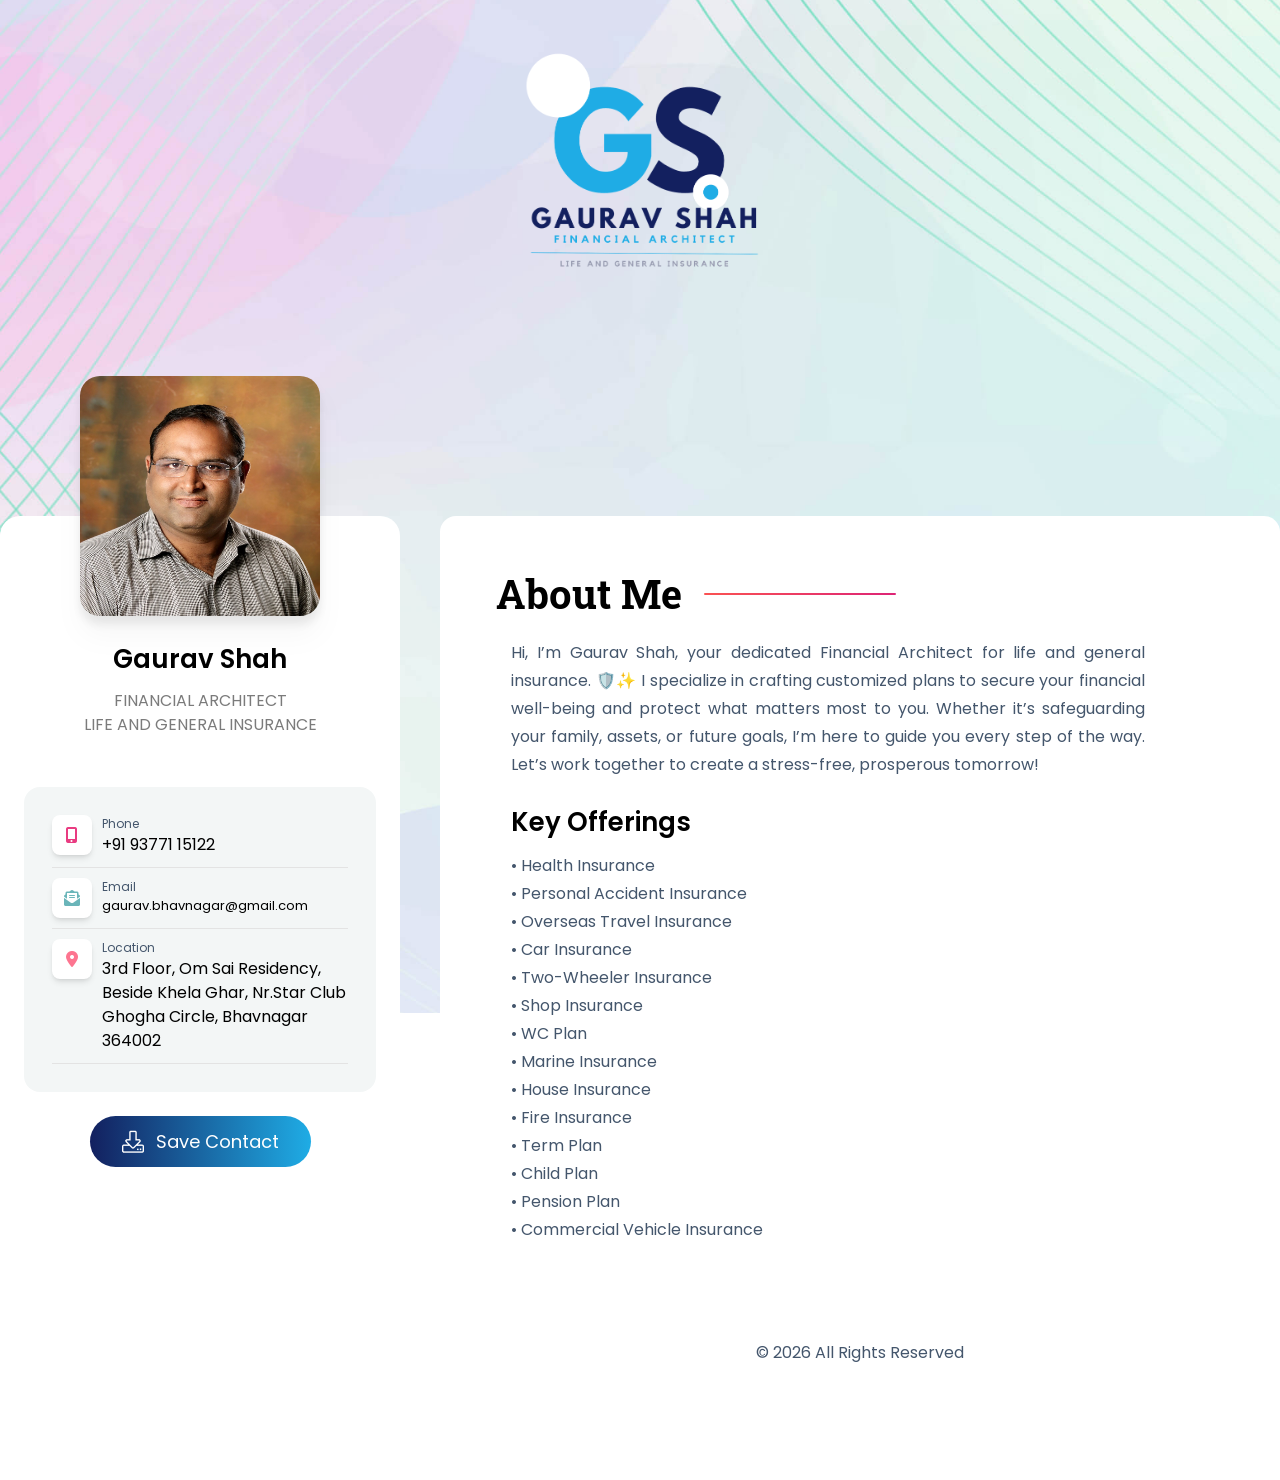
<file: index copy.html>
<!DOCTYPE html>
<html lang="en">

<head>
    <meta charset="UTF-8" />
    <meta http-equiv="X-UA-Compatible" content="IE=edge" />
    <meta name="viewport" content="width=device-width, initial-scale=1.0" />
    <link rel="shortcut icon" href="vcard/images/G.png" type="image/x-icon">
    <link rel="stylesheet" href="vcard/assets/fontaswesome/css/all.min.css" />
    <link rel="stylesheet" href="vcard/assets/fontaswesome/css/fontawesome.min.css" />
    <link rel="preconnect" href="https://fonts.googleapis.com/" />
    <link rel="preconnect" href="https://fonts.gstatic.com/" crossorigin />
    <link
        href="https://fonts.googleapis.com/css2?family=Poppins:ital,wght@0,200;0,300;0,400;0,500;0,600;0,700;1,400;1,500;1,600&amp;family=Roboto+Slab:wght@300;400;500;600;700&amp;display=swap"
        rel="stylesheet" />
    <link rel="stylesheet" type="text/css" href="vcard/css/vendor/slick.css" />
    <link rel="stylesheet" href="vcard/css/tailwind.css" />
    <link rel="stylesheet" href="vcard/css/custom.css" />
    <title>Gaurav Shah</title>

    <script>
        // On page load or when changing themes, best to add inline in `head` to avoid FOUC
        if (localStorage.getItem("color-theme") === "dark" || (!("color-theme" in localStorage) && window.matchMedia("(prefers-color-scheme: dark)").matches)) {
            document.documentElement.classList.add("dark");
        } else {
            document.documentElement.classList.remove("dark");
        }
    </script>
</head>

<body>
    <div id="preloader">
        <div class="loader_line"></div>
    </div>

    <div class="bg-homeBg dark:bg-homeTwoBg-dark min-h-screen bg-no-repeat bg-center bg-cover bg-fixed md:pb-16 w-full">
        <div class="section-bg">
            <div class="w-full flex text-align-center px-4" style="justify-content: space-around;">
                <a href="index.html">
                    <img src="vcard/images/G.png" alt="logo" height="250px" width="250px" />
                </a>
                <!-- <div class="flex items-center">
                    <button id="theme-toggle" type="button" class="dark-light-btn">
                        <i id="theme-toggle-dark-icon" class="fa-solid text-xl fa-moon hidden"></i>
                        <i id="theme-toggle-light-icon" class="fa-solid fa-sun text-xl hidden"></i>
                    </button>
                    <button id="menu-toggle" type="button" class="menu-toggle-btn">
                        <i id="menu-toggle-open-icon" class="fa-solid fa-bars text-xl "></i>
                        <i id="menu-toggle-close-icon" class="fa-solid fa-xmark text-xl hidden  "></i>
                    </button>
                </div> -->
            </div>
        </div>

        <!-- mobile menu start -->
        <!-- <nav id="navbar" class="hidden lg:hidden">
            <ul
                class="block rounded-b-[20px] shadow-md absolute left-0 top-20 z-[22222222222222] w-full bg-white dark:bg-[#1d1d1d]">
                <li>
                    <a class="mobile-menu-items-active" href="aboutOne.html">
                        <span class="mr-2 text-xl">
                            <i class="fa-regular fa-user"></i>
                        </span>About </a>
                </li>
                <li>
                    <a class="mobile-menu-items" href="resumeOne.html">
                        <span class="mr-2 text-xl">
                            <i class="fa-regular fa-file-lines"></i>
                        </span>Resume </a>
                </li>
                <li>
                    <a class="mobile-menu-items" href="portfiloOne.html">
                        <span class="mr-2 text-xl">
                            <i class="fas fa-briefcase"></i>
                        </span>Works </a>
                </li>
                <li>
                    <a class="mobile-menu-items" href="blogOne.html">
                        <span class="mr-2 text-xl">
                            <i class="fa-brands fa-blogger"></i>
                        </span>Blogs </a>
                </li>
                <li>
                    <a class="mobile-menu-items" href="contactOne.html">
                        <span class="mr-2 text-xl">
                            <i class="fa-solid fa-address-book"></i>
                        </span> Contact </a>
                </li>
            </ul>
        </nav> -->

        <div class="container grid grid-cols-12 md:gap-10 justify-between lg:mt-[220px]">
            <div class="col-span-12 lg:col-span-4 hidden lg:block h-screen sticky top-44">
                <div
                    class="w-full mb-6 lg:mb-0 mx-auto relative bg-white text-center dark:bg-[#111111] px-6 rounded-[20px] mt-[180px] md:mt-[220px] lg:mt-0">
                    <img src="vcard/images/Gaurav.jpeg"
                        class="w-[240px] absolute left-[50%] transform -translate-x-[50%] h-[240px] drop-shadow-xl mx-auto rounded-[20px] -mt-[140px]"
                        alt="about" />
                    <div class="pt-[100px] pb-8">
                        <h2 class="mt-6 mb-1 text-[26px] font-semibold dark:text-white"> Gaurav Shah </h2>
                        <h3
                            class="mb-4 text-[#7B7B7B] inline-block dark:bg-[#1D1D1D] px-5 py-1.5 rounded-lg dark:text-[#A6A6A6]">
                            FINANCIAL ARCHITECT<br/>LIFE AND GENERAL INSURANCE </h3>
                        <!-- <div class="flex justify-center space-x-3">
                            <a href="https://www.facebook.com/" target="_blank" rel="noopener noreferrer">
                                <span class="socialbtn text-[#1773EA]">
                                    <i class="fa-brands fa-facebook-f"></i>
                                </span>
                            </a>
                            <a href="https://twitter.com/" target="_blank" rel="noopener noreferrer">
                                <span class="socialbtn text-[#1C9CEA]">
                                    <i class="fa-brands fa-twitter"></i>
                                </span>
                            </a>
                            <a href="https://dribbble.com/" target="_blank" rel="noopener noreferrer">
                                <span class="socialbtn text-[#e14a84]">
                                    <i class="fa-brands fa-dribbble"></i>
                                </span>
                            </a>
                            <a href="https://www.linkedin.com/" target="_blank" rel="noopener noreferrer">
                                <span class="socialbtn text-[#0072b1]">
                                    <i class="fa-brands fa-linkedin-in"></i>
                                </span>
                            </a>
                        </div> -->
                        <!-- personal infomation start -->
                        <div class="p-7 rounded-2xl mt-7 bg-[#F3F6F6] dark:bg-[#1D1D1D]">
                            <div class="flex border-b border-[#E3E3E3] dark:border-[#3D3A3A] pb-2.5">
                                <span class="socialbtn bg-white dark:bg-black text-[#E93B81] shadow-md">
                                    <i class="fa-solid fa-mobile-screen-button"></i>
                                </span>
                                <div class="text-left ml-2.5">
                                    <p class="text-xs text-[#44566C] dark:text-[#A6A6A6]"> Phone </p>
                                    <p class="dark:text-white"><a href="tel:+919377115122">+91 93771 15122</a></p>
                                </div>
                            </div>
                            <div class="flex border-b border-[#E3E3E3] dark:border-[#3D3A3A] py-2.5">
                                <span class="socialbtn bg-white dark:bg-black text-[#6AB5B9] shadow-md">
                                    <i class="fa-solid fa-envelope-open-text"></i>
                                </span>
                                <div class="text-left ml-2.5">
                                    <p class="text-xs text-[#44566C] dark:text-[#A6A6A6]"> Email </p>
                                    <p class="dark:text-white" style="font-size: small;"><a href="mailto:gaurav.bhavnagar@gmail.com">gaurav.bhavnagar@gmail.com</a></p>
                                </div>
                            </div>
                            <div class="flex border-b border-[#E3E3E3] dark:border-[#3D3A3A] py-2.5">
                                <span class="socialbtn bg-white dark:bg-black text-[#FD7590] shadow-md px-4" >
                                    <i class="fa-solid fa-location-dot"></i>
                                </span>
                                <div class="text-left ml-2.5">
                                    <p class="text-xs text-[#44566C] dark:text-[#A6A6A6]"> Location </p>
                                    <p class="dark:text-white">3rd Floor, Om Sai Residency, Beside Khela Ghar, Nr.Star Club Ghogha Circle, Bhavnagar 364002</p>
                                </div>
                            </div>
                            <!-- <div class="flex py-2.5">
                                <span class="socialbtn bg-white dark:bg-black text-[#C17CEB] shadow-md">
                                    <i class="fa-solid fa-calendar-days"></i>
                                </span>
                                <div class="text-left ml-2.5">
                                    <p class="text-xs text-[#44566C] dark:text-[#A6A6A6]"> Birthday </p>
                                    <p class="dark:text-white">May 27, 1990</p>
                                </div>
                            </div> -->
                        </div>
                        <!-- personal infomation end-->
                        <!-- dowanload button -->
                        <button class="dowanload-btn" onclick="window.open('./vcard/GauravShah.vcf')">
                            <img class="mr-3" src="vcard/images/icons/dowanload.png" alt="icon" /> Save Contact </button>
                    </div>
                </div>
            </div>
            <div class="col-span-12 lg:col-span-8">
                <!-- header for mobile devices start -->
                <!-- <header
                    class="lg:w-[560px] h-[144px] hidden lg:block p-[30px] ml-auto mb-10 rounded-[16px] bg-white dark:bg-[#111111]">
                    <nav class="hidden lg:block">
                        <ul class="flex">
                            <li> <a class="menu-active" href="aboutOne.html">
                                    <span class="text-xl mb-1">
                                        <i class="fa-regular fa-user"></i>
                                    </span> About </a></li>
                            <li> <a class="menu-item" href="resumeOne.html">
                                    <span class="text-xl mb-1">
                                        <i class="fa-regular fa-file-lines"></i>
                                    </span> Resume </a></li>
                            <li> <a class="menu-item" href="portfiloOne.html">
                                    <span class="text-xl mb-1">
                                        <i class="fas fa-briefcase"></i>
                                    </span> Works </a></li>
                            <li><a class="menu-item" href="blogOne.html">
                                    <span class="text-xl mb-1">
                                        <i class="fa-brands fa-blogger"></i>
                                    </span> Blogs </a></li>
                            <li> <a class="menu-item" href="contactOne.html">
                                    <span class="text-xl mb-1">
                                        <i class="fa-solid fa-address-book"></i>
                                    </span> Contact </a></li>
                        </ul>
                    </nav>
                </header> -->
                <!-- header for mobile devices end -->

                <!-- about me section start -->
                <div>
                    <div class="lg:rounded-2xl bg-white dark:bg-[#111111]">
                        <div class="pt-12 md:py-12 px-2 sm:px-5 md:px-10 lg:px-14">
                            <!-- about page title -->
                            <h2 class="after-effect after:left-52">About Me</h2>
                            <!-- personal info for mobile devices start -->
                            <div class="lg:hidden">
                                <div
                                    class="w-full mb-6 lg:mb-0 mx-auto relative bg-white text-center dark:bg-[#111111] px-6 rounded-[20px] mt-[180px] md:mt-[220px] lg:mt-0">
                                    <!-- profile image  -->
                                    <img src="vcard/images/Gaurav.jpeg"
                                        class="w-[240px] absolute left-[50%] transform -translate-x-[50%] h-[240px] drop-shadow-xl mx-auto rounded-[20px] -mt-[140px]"
                                        alt="about" />
                                    <div class="pt-[100px] pb-8">
                                        <h2 class="mt-6 mb-1 text-[26px] font-semibold dark:text-white">Gaurav Shah
                                        </h2>
                                        <h3
                                            class="mb-4 text-[#7B7B7B] inline-block dark:bg-[#1D1D1D] px-5 py-1.5 rounded-lg dark:text-[#A6A6A6]">
                                            FINANCIAL ARCHITECT<br/>LIFE AND GENERAL INSURANCE</h3>


                                            <div class="flex justify-center space-x-3">
                                                <!-- <a href="https://wa.me/message/F6OW3VBSP5NPJ1" target="_blank" rel="noopener noreferrer">
                                                    <span class="socialbtn" style="color: #00BD07!important;">
                                                        <i class="fa-brands fa-whatsapp"></i>
                                                    </span>
                                                </a> -->
                                                <a href="https://wa.me/919377115122" target="_blank" rel="noopener noreferrer">
                                                    <span class="socialbtn" style="color: green!important;">
                                                        <i class="fa-brands fa-whatsapp"></i>
                                                    </span>
                                                </a>
                                                <!-- <a href="https://dribbble.com/" target="_blank" rel="noopener noreferrer">
                                                    <span class="socialbtn text-[#e14a84]">
                                                        <i class="fa-brands fa-dribbble"></i>
                                                    </span>
                                                </a> -->
                                                <!-- <a href="https://www.linkedin.com/in/jayshah-nmtpl/" target="_blank" rel="noopener noreferrer">
                                                    <span class="socialbtn text-[#0072b1]">
                                                        <i class="fa-brands fa-linkedin-in"></i>
                                                    </span>
                                                </a> -->
                                            </div>
                                        <!-- personal info start -->
                                        <div class="p-3 rounded-2xl mt-7 bg-[#F3F6F6] dark:bg-[#1D1D1D]">
                                            <div class="flex border-b border-[#E3E3E3] dark:border-[#3D3A3A] pb-2.5">
                                                <span class="socialbtn bg-white dark:bg-black text-[#E93B81] shadow-md">
                                                    <i class="fa-solid fa-mobile-screen-button"></i>
                                                </span>
                                                <div class="text-left ml-2.5">
                                                    <p class="text-xs text-[#44566C] dark:text-[#A6A6A6]"> Phone </p>
                                                    <p class="dark:text-white"><a href="tel:+919377115122">+91 93771 15122</a></p>
                                                </div>
                                            </div>

                                            <div class="flex border-b border-[#E3E3E3] dark:border-[#3D3A3A] py-2.5">
                                                <span class="socialbtn bg-white dark:bg-black text-[#6AB5B9] shadow-md">
                                                    <i class="fa-solid fa-envelope-open-text"></i>
                                                </span>
                                                <div class="text-left ml-2.5">
                                                    <p class="text-xs text-[#44566C] dark:text-[#A6A6A6]"> Email </p>
                                                    <p class="dark:text-white"><a href="mailto:gaurav.bhavnagar@gmail.com">gaurav.bhavnagar@gmail.com</a></p>
                                                </div>
                                            </div>

                                            <div class="flex border-b border-[#E3E3E3] dark:border-[#3D3A3A] py-2.5">
                                                <span class="socialbtn bg-white dark:bg-black text-[#FD7590] shadow-md px-4">
                                                    <i class="fa-solid fa-location-dot"></i>
                                                </span>
                                                <div class="text-left ml-2.5">
                                                    <p class="text-xs text-[#44566C] dark:text-[#A6A6A6]"> Location </p>
                                                    <p class="dark:text-white">3rd Floor, Om Sai Residency, Beside Khela Ghar, Nr.Star Club Ghogha Circle, Bhavnagar 364002</p>
                                                </div>
                                            </div>

                                           
                                        </div>
                                        <!-- personal info end -->

                                        <!-- dowanload button -->
                                        <button class="dowanload-btn" onclick="window.open('./vcard/GauravShah.vcf')">
                                            <img class="mr-3" src="vcard/images/icons/dowanload.png" alt="icon" /> Save Contact
                                        </button>
                                    </div>
                                </div>
                            </div>
                            <!-- personal info for mobile devices end -->

                             <div class="lg:grid grid-cols-12 md:gap-10 pt-4 sm:px-5 md:pt-[30px] items-center" style="text-align: justify; padding: 15px;">
                                <div class="col-span-12 space-y-2.5">
                                    <div class="lg:mr-16">
                                        <p class="text-[#44566c] dark:text-color-910 leading-7"> Hi, I’m Gaurav Shah, your dedicated Financial Architect for life and general insurance. 🛡️✨ I specialize in crafting customized plans to secure your financial well-being and protect what matters most to you. Whether it’s safeguarding your family, assets, or future goals, I’m here to guide you every step of the way. Let’s work together to create a stress-free, prosperous tomorrow!
                                        </p>
                                        <h2 class="mt-6 mb-1 text-[26px] font-semibold dark:text-white">Key Offerings</h2>
                                        <p class="text-[#44566c] leading-7 mt-2.5 dark:text-color-910">
                                            • Health Insurance <br>  
                                            • Personal Accident Insurance <br>  
                                            • Overseas Travel Insurance <br>  
                                            • Car Insurance <br>  
                                            • Two-Wheeler Insurance <br>  
                                            • Shop Insurance <br>  
                                            • WC Plan <br>  
                                            • Marine Insurance <br>  
                                            • House Insurance <br>  
                                            • Fire Insurance <br>  
                                            • Term Plan <br>  
                                            • Child Plan <br>  
                                            • Pension Plan <br>  
                                            • Commercial Vehicle Insurance </p>  
                                    </div>
                                    <div></div>
                                </div>
                            </div> 

                        </div>
                        <!-- <div class="pb-12 px-2 sm:px-5 md:px-10 lg:px-14">
                            <h3 class="text-[35px] dark:text-white font-bold font-robotoSlab pb-5"> What I do! </h3>
                            <div class="grid gap-8 grid-cols-1 md:grid-cols-2 xl:grid-cols-2">
                                <div class="about-box bg-[#fcf4ff] dark:bg-transparent">
                                    <img class="w-10 h-10 object-contain block" src="vcard/images/icons/icon.svg"
                                        alt="icon" />
                                    <div class="space-y-2">
                                        <h3 class="dark:text-white text-[22px] font-semibold"> Ui/Ux Design </h3>
                                        <p class="leading-8 text-gray-lite dark:text-[#A6A6A6]"> Lorem ipsum dolor sit
                                            amet, consectetuer adipiscing elit, sed diam euismod volutpat. </p>
                                    </div>
                                </div>

                                <div class="about-box bg-[#fefaf0] dark:bg-transparent">
                                    <img class="w-10 h-10 object-contain block" src="vcard/images/icons/icon1.svg"
                                        alt="icon" />
                                    <div class="space-y-2">
                                        <h3 class="dark:text-white text-[22px] font-semibold"> App Development </h3>
                                        <p class="leading-8 text-gray-lite dark:text-[#A6A6A6]"> Lorem ipsum dolor sit
                                            amet, consectetuer adipiscing elit, sed diam euismod volutpat. </p>
                                    </div>
                                </div>

                                <div class="about-box bg-[#fcf4ff] dark:bg-transparent">
                                    <img class="w-10 h-10 object-contain block" src="vcard/images/icons/icon2.svg"
                                        alt="icon" />
                                    <div class="space-y-2">
                                        <h3 class="dark:text-white text-[22px] font-semibold"> Photography </h3>
                                        <p class="leading-8 text-gray-lite dark:text-[#A6A6A6]"> Lorem ipsum dolor sit
                                            amet, consectetuer adipiscing elit, sed diam euismod volutpat. </p>
                                    </div>
                                </div>

                                <div class="about-box bg-[#fff4f4] dark:bg-transparent">
                                    <img class="w-10 h-10 object-contain block" src="vcard/images/icons/icon3.svg"
                                        alt="icon" />
                                    <div class="space-y-2">
                                        <h3 class="dark:text-white text-[22px] font-semibold"> Photography </h3>
                                        <p class="leading-8 text-gray-lite dark:text-[#A6A6A6]"> Lorem ipsum dolor sit
                                            amet, consectetuer adipiscing elit, sed diam euismod volutpat. </p>
                                    </div>
                                </div>

                                <div class="about-box bg-[#fff0f8] dark:bg-transparent">
                                    <img class="w-10 h-10 object-contain block" src="vcard/images/icons/icon4.svg"
                                        alt="icon" />
                                    <div class="space-y-2">
                                        <h3 class="dark:text-white text-[22px] font-semibold"> Managment </h3>
                                        <p class="leading-8 text-gray-lite dark:text-[#A6A6A6]"> Lorem ipsum dolor sit
                                            amet, consectetuer adipiscing elit, sed diam euismod volutpat. </p>
                                    </div>
                                </div>

                                <div class="about-box bg-[#f3faff] dark:bg-transparent">
                                    <img class="w-10 h-10 object-contain block" src="vcard/images/icons/icon5.svg"
                                        alt="icon" />
                                    <div class="space-y-2">
                                        <h3 class="dark:text-white text-[22px] font-semibold"> Web Development </h3>
                                        <p class="leading-8 text-gray-lite dark:text-[#A6A6A6]"> Lorem ipsum dolor sit
                                            amet, consectetuer adipiscing elit, sed diam euismod volutpat. </p>
                                    </div>
                                </div>
                            </div>
                        </div> -->

                        <!-- footer start -->
                        <footer class="overflow-hidden rounded-b-2xl" style="background: transparent">
                            <p class="text-center py-6 text-gray-lite dark:text-color-910"> © <span id="currentYear"></span> All Rights Reserved
                        </footer>
                        <!-- footer section end -->
                    </div>
                </div>
                <!-- about me section start -->
            </div>
        </div>
    </div>
    <!-- End bgHomeBg -->

    <script>
        document.getElementById('currentYear').textContent = new Date().getFullYear();
    </script>
    <!--==== js =====-->
    <script src="vcard/js/vendor/jquary.min.js"></script>
    <script src="vcard/js/vendor/slick.js"></script>
    <!-- main js -->
    <script src="vcard/js/main.js"></script>
</body>



</html>
</file>
<file: vcard/css/custom.css>
@import url("https://fonts.googleapis.com/css2?family=Poppins:wght@300;400;500;600;700;800;900&amp;family=Roboto+Slab:wght@300;400;500;600;700;800;900&amp;display=swap");

html {
	font-family: "Poppins", sans-serif;
}

/* modal */
.modal {
	max-width: 800px !important;
}

/* width */
.scrollbarLight::-webkit-scrollbar,
.scrollbarDark::-webkit-scrollbar {
	width: 10px;
	height: 10px;
}

/* Track */
.scrollbarLight::-webkit-scrollbar-track {
	border-radius: 100vh;
	background: #e9e3e3;
}

/* Handle */
.scrollbarLight::-webkit-scrollbar-thumb {
	background: #797979;
	border-radius: 100vh;
	border: 5px solid #9c9fa1;
}

/* Handle on hover */
.scrollbarLight::-webkit-scrollbar-thumb:hover {
	background: #cfd0d3;
}

/* Hide scrollbar for Chrome, Safari and Opera */
.no-scrollbar::-webkit-scrollbar {
	display: none;
}

/* Hide scrollbar for IE, Edge and Firefox */
.no-scrollbar {
	-ms-overflow-style: none;
	/* IE and Edge */
	scrollbar-width: none;
	/* Firefox */
}

/* Track */
.scrollbarDark::-webkit-scrollbar-track {
	border-radius: 100vh;
	background: #000000;
}

/* Handle */
.scrollbarDark::-webkit-scrollbar-thumb {
	background: #000000;
	border-radius: 100vh;
	border: 5px solid #4f4f4f;
}

/* Handle on hover */
.scrollbarLight::-webkit-scrollbar-thumb:hover {
	background: #111111;
}

.linked {
	color: white !important;
}
/* input remove auto fill background */
input:-webkit-autofill,
input:-webkit-autofill:hover,
input:-webkit-autofill:focus {
	-webkit-text-fill-color: gray;
	/* -webkit-box-shadow: 0 0 0px 1000px transparent inset; */
	transition: background-color 5000s ease-in-out 0s;
	background: none !important;
}
/* active color */
.is-active {
	color: #fa5252 !important;
}
/* slider img */
.slick-slide {
	padding: 30px;
}
.fillter-btn.is-checked {
	color: #fa5252;
}
.mymix {
	min-height: 50vh;
	margin-left: -10px;
	margin-right: -10px;
}
.three-col .isotop-item,
.three-col .grid-sizer {
	width: 33.33%;
	padding: 0 10px;
}
.two-col .isotop-item,
.two-col .grid-sizer {
	width: 50%;
	padding: 0 10px;
}
@media (max-width: 1199px) {
	.three-col .isotop-item,
	.three-col .grid-sizer {
		width: 50%;
	}
}
@media (max-width: 576px) {
	.three-col .isotop-item,
	.three-col .grid-sizer,
	.two-col .isotop-item,
	.two-col .grid-size {
		width: 100%;
	}
}
.three-col .isotop-item > div,
.two-col .isotop-item > div {
	margin-bottom: 20px;
}
.brand-img {
	max-width: 100% !important;
	width: auto !important;
	height: auto !important;
	overflow: hidden;
	text-align: center;
}
/* owl-carousel */
.owl-carousel .owl-stage {
	display: flex;
	align-items: center;
}

.owl-carousel .owl-stage .owl-item {
	padding: 20px 30px;
}

.fix {
	display: none;
}

.close {
	position: absolute;
	top: -12.5px;
	right: -12.5px;
	display: block;
	width: 30px;
	height: 30px;
	text-indent: -9999px;
	background-size: contain;
	background-repeat: no-repeat;
	background-position: center center;
	width: 50px !important;
	height: 50px !important;
	top: -20px !important;
	right: -20px !important;
	border-radius: 50%;
}

.close-light {
	background-image: url(../images/icons/closelight.jpg);
}

.close-dark {
	background-image: url(../images/icons/closeDark.png);
}

.modal a.close-modal {
	display: none;
}

/* preloader */

#preloader {
	position: fixed;
	left: 0;
	top: 0;
	height: 100vh;
	width: 100%;
	z-index: 999999999999999999;
	display: flex;
}

#preloader:before,
#preloader:after {
	content: "";
	position: absolute;
	left: 0;
	top: 0;
	width: 50%;
	height: 100%;
	z-index: -1;
	background-color: #000;
	-webkit-transition: all 0.3s ease 0s;
	-o-transition: all 0.3s ease 0s;
	transition: all 0.3s ease 0s;
}

#preloader:after {
	left: auto;
	right: 0;
}

#preloader .loader_line {
	margin: auto;
	width: 1px;
	height: 250px;
	position: relative;
	overflow: hidden;
	-webkit-transition: all 0.8s ease 0s;
	-o-transition: all 0.8s ease 0s;
	transition: all 0.8s ease 0s;
}

.loader_line:before {
	content: "";
	position: absolute;
	left: 0;
	top: 50%;
	width: 1px;
	height: 0%;
	-webkit-transform: translateY(-50%);
	-ms-transform: translateY(-50%);
	-o-transform: translateY(-50%);
	transform: translateY(-50%);
	background-color: #fff;
	-webkit-animation: lineheight 1000ms ease-in-out 0s forwards;
	-o-animation: lineheight 1000ms ease-in-out 0s forwards;
	animation: lineheight 1000ms ease-in-out 0s forwards;
}

.loader_line:after {
	content: "";
	position: absolute;
	left: 0;
	top: 0;
	width: 1px;
	height: 100%;
	background-color: #999999;
	-webkit-transform: translateY(-100%);
	-ms-transform: translateY(-100%);
	-o-transform: translateY(-100%);
	transform: translateY(-100%);
	-webkit-animation: lineround 1200ms linear 0s infinite;
	-o-animation: lineround 1200ms linear 0s infinite;
	animation: lineround 1200ms linear 0s infinite;
	animation-delay: 2000ms;
}

@keyframes lineheight {
	0% {
		height: 0%;
	}

	100% {
		height: 100%;
	}
}

@keyframes lineround {
	0% {
		-webkit-transform: translateY(-100%);
		-ms-transform: translateY(-100%);
		-o-transform: translateY(-100%);
		transform: translateY(-100%);
	}

	100% {
		-webkit-transform: translateY(200%);
		-ms-transform: translateY(200%);
		-o-transform: translateY(200%);
		transform: translateY(200%);
	}
}
.portfolio_list {
	min-height: 50vh;
}
/*hiding all*/
.preloaded .loader_line:after {
	opacity: 0;
}

.preloaded .loader_line {
	opacity: 0;
	height: 100% !important;
}

.preloaded:before,
.preloaded:after {
	-webkit-animation: preloadedzero 300ms ease-in-out 500ms forwards;
	-o-animation: preloadedzero 300ms ease-in-out 500ms forwards;
	animation: preloadedzero 300ms ease-in-out 500ms forwards;
}

@keyframes preloadedzero {
	0% {
		width: 50%;
	}

	100% {
		width: 0%;
	}
}
/* media queries */
@media only screen and (max-width: 992px) {
	.close {
		top: -45px !important;
		right: 5px !important;
		width: 40px !important;
		height: 40px !important;
	}
}

.jquery-modal.blocker {
	z-index: 9999999999;
}
.close {
	filter: invert(0.9);
	transition: 0.3s;
}
.close:hover {
	filter: invert(1);
}
@media only screen and (min-width: 1700px) {
	.scroll-hide-1700 {
		overflow: hidden;
	}
}
</file>
